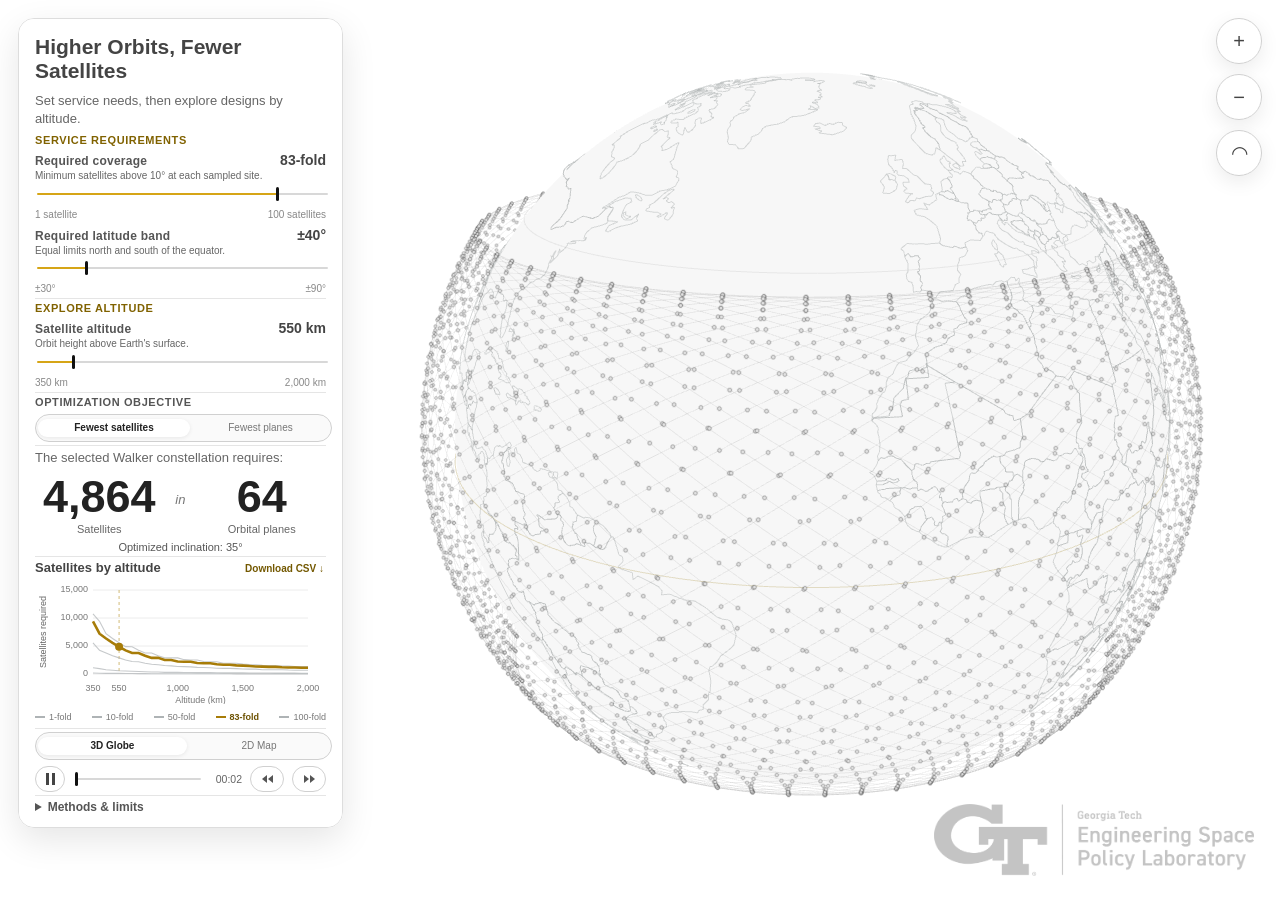
<file: index.html>
<!doctype html>
<html lang="en"><head><meta charset="utf-8"><meta name="viewport" content="width=device-width,initial-scale=1"><title>Higher Orbits, Fewer Satellites · ESPL</title><link rel="stylesheet" href="style.css?v=20261025-control-help"></head>
<body>
  <div id="canvas-wrap" aria-label="Interactive Walker delta constellation"><canvas id="map2dCanvas" aria-label="Mollweide map of simultaneous satellite visibility"></canvas></div>
  <aside id="ui" aria-label="Model controls"><div class="panelFace panelFront">
    <h1>Higher Orbits, Fewer Satellites</h1>
    <p class="introText">Set service needs, then explore designs by altitude.</p>
    <section class="panelSection" aria-labelledby="requirementsHeading">
      <div id="requirementsHeading" class="subsectionLabel controlGroupLabel">Service requirements</div>
      <div class="controlHeading"><label for="fold">Required coverage</label><output id="foldValue">83-fold</output></div>
      <p id="foldHelp" class="controlHelp">Minimum satellites above 10° at each sampled site.</p>
      <input id="fold" type="range" min="1" max="100" value="83" aria-describedby="foldHelp foldRange"><div id="foldRange" class="rangeEnds coverageRangeEnds"><span>1 satellite</span><span>100 satellites</span></div>
      <div class="controlHeading"><label for="serviceLatitude">Required latitude band</label><output id="serviceLatitudeValue">±40°</output></div>
      <p id="serviceLatitudeHelp" class="controlHelp">Equal limits north and south of the equator.</p>
      <input id="serviceLatitude" type="range" min="0" max="12" step="1" value="2" aria-describedby="serviceLatitudeHelp serviceLatitudeRange"><div id="serviceLatitudeRange" class="rangeEnds"><span>±30°</span><span>±90°</span></div>
    </section>
    <hr>
    <section class="panelSection" aria-labelledby="altitudeHeading">
      <div id="altitudeHeading" class="subsectionLabel controlGroupLabel">Explore altitude</div>
      <div class="controlHeading"><label for="altitude">Satellite altitude</label><output id="altitudeValue">550 km</output></div>
      <p id="altitudeHelp" class="controlHelp">Orbit height above Earth's surface.</p>
      <input id="altitude" type="range" min="0" max="33" value="4" aria-describedby="altitudeHelp altitudeRange"><div id="altitudeRange" class="rangeEnds"><span>350 km</span><span>2,000 km</span></div>
    </section>
    <hr>
    <section class="panelSection"><div class="subsectionLabel">Optimization objective</div><div class="viewSwitch" role="group" aria-label="Optimization objective"><button id="minSat" class="viewSwitchOption activeViewSwitch" aria-pressed="true">Fewest satellites</button><button id="minPlane" class="viewSwitchOption" aria-pressed="false">Fewest planes</button></div></section>
    <hr>
    <section class="panelSection"><p class="statIntro">The selected Walker constellation requires:</p>
      <div class="statsGridWithIn"><div class="statBlock"><div id="satellites" class="statNumber">—</div><div class="statLabel">Satellites</div></div><div class="statIn">in</div><div class="statBlock"><div id="planes" class="statNumber">—</div><div class="statLabel">Orbital planes</div></div></div>
      <p id="selectedInclination" class="selectedInclination">Optimized inclination: —</p>
      <p id="recalcStatus" role="status" aria-live="polite"></p>
    </section>
    <hr>
    <section class="panelSection"><div class="chartHeading"><h2 id="chartTitle">Satellites by altitude</h2><button id="downloadData" class="chartExport" title="Download all validated results for this service region as CSV" aria-label="Download model data as CSV" disabled>Download CSV ↓</button></div><canvas id="scalingChart" role="img" aria-label="Several n-fold altitude-scaling curves"></canvas><div id="chartLegend" class="chartLegend"></div></section>
    <hr>
    <section class="panelSection"><div id="modeControls"><div class="viewSwitch" role="group" aria-label="Visualization mode"><button id="view3d" class="viewSwitchOption activeViewSwitch" aria-pressed="true">3D Globe</button><button id="view2d" class="viewSwitchOption" aria-pressed="false">2D Map</button></div></div><div class="playbackRow"><button id="playBtn" class="miniControl playPauseMini" aria-label="Pause animation" title="Play or pause"><span class="pauseIcon"></span></button><input id="timelineSlider" type="range" min="0" max="24" step="0.01" value="0" aria-label="Simulation time in hours"><span id="timelineTime">00:00</span><button id="speedDownBtn" class="miniControl speedMini" aria-label="Slow down" title="Slow down"><span class="doubleTriangle doubleTriangleLeft"></span></button><button id="speedUpBtn" class="miniControl speedMini" aria-label="Speed up" title="Speed up"><span class="doubleTriangle doubleTriangleRight"></span></button></div></section>
    <hr>
    <details id="methods"><summary>Methods &amp; limits</summary>
      <p>N-fold coverage means at least n satellites are simultaneously above 10° elevation at each sampled ground site. The service latitude control sets the region from its southern to northern bound; the search compares inclinations from 30° to 90° and selects the lowest-cost Walker design among its candidates. Sites are tested every 5° latitude and 15° longitude, every two hours over one day. These sampled results do not guarantee continuous coverage. The 2D map shows counts across the whole Earth; dashed lines mark the selected service region.</p>
      <p>The minimum elevation angle is fixed at <strong>10°</strong>. Choosing the fewest planes may use up to 25% more satellites than choosing the fewest satellites.</p>
      <a href="METHODOLOGY.md" target="_blank" rel="noopener">Full method, sources, and limitations ↗</a>
    </details>
  </div></aside>
  <div id="loadIndicator" hidden role="status" aria-live="polite"><span class="loadingMark" aria-hidden="true"></span><span id="loadMessage">Loading validated design…</span><progress id="loadProgress" max="34" value="0" hidden></progress></div>
  <div id="cameraControls"><button id="zoomInBtn" class="cameraBtn" title="Zoom in" aria-label="Zoom in">+</button><button id="zoomOutBtn" class="cameraBtn" title="Zoom out" aria-label="Zoom out">−</button><button id="viewToggleBtn" class="cameraBtn" title="Toggle globe or horizon view" aria-label="Toggle globe or horizon view">◠</button></div>
  <div id="legendContainer" class="legendContainer" style="display:none"><div id="legend2D" class="legend2D"><span class="noCoverageSwatch" aria-hidden="true"></span><div class="gradientLegendBar"></div><span class="noCoverageLabel">No coverage</span><div class="numericLegend"><span>1</span><span class="legendQuantity">Satellites above 10°</span><span id="coverageMaxLabel">—</span></div></div></div>
  <a id="gtLogo" href="https://espl.ae.gatech.edu/" target="_blank" rel="noopener" aria-label="Engineering Space Policy Laboratory home"><img src="assets-ESPL.png" alt=""></a>
  <script src="./vendor/d3/d3.v7.min.js"></script><script src="./vendor/d3/d3-geo-projection.v4.min.js"></script>
  <script type="importmap">{"imports":{"three":"./vendor/three/three.module.js","three/addons/":"./vendor/three/addons/","topojson-client":"./vendor/topojson-client.js"}}</script><script type="module" src="app.js?v=20261025-service-4"></script>
</body></html>
</file>
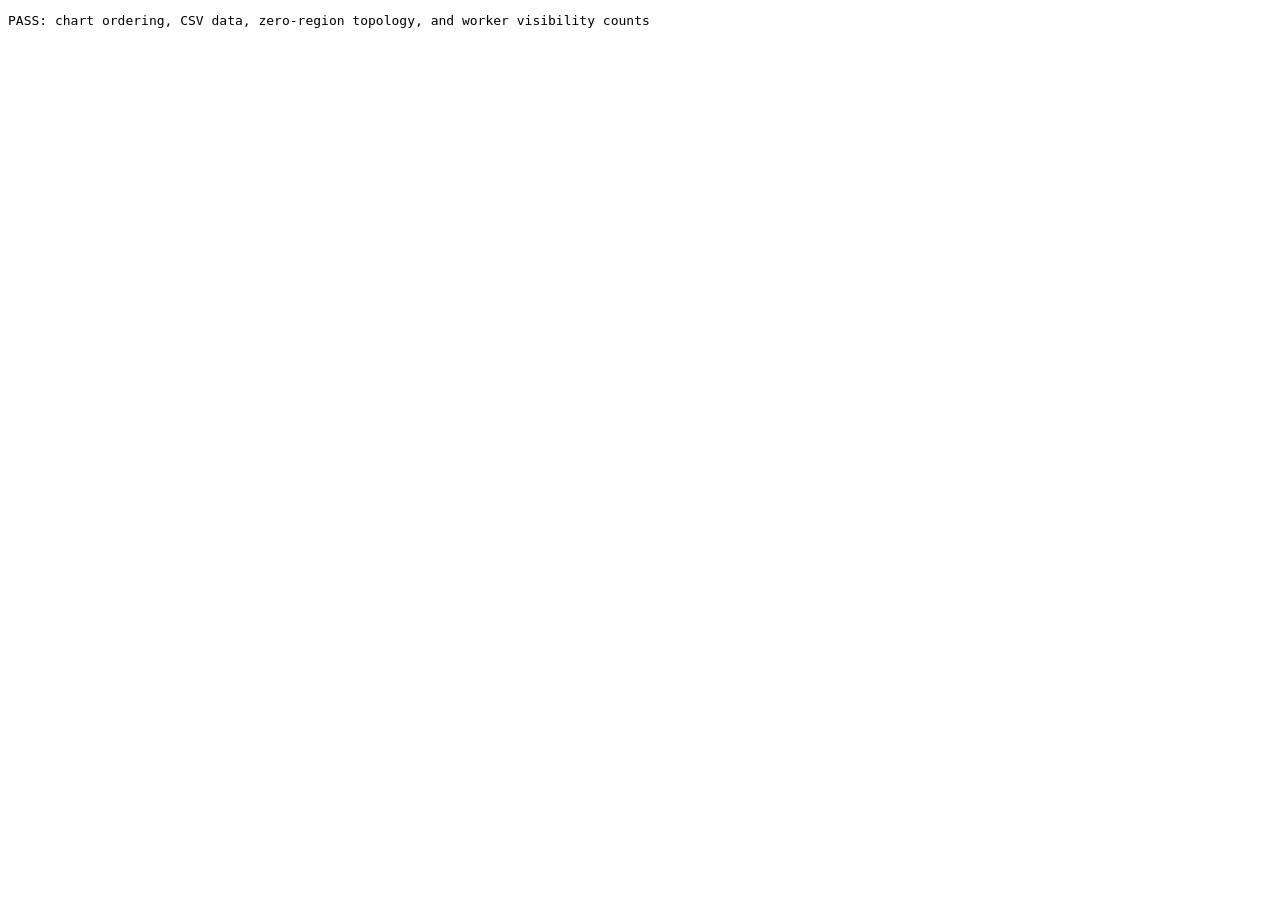
<file: tests/browser_regressions.html>
<!doctype html>
<html lang="en"><meta charset="utf-8"><title>Constellation browser regressions</title><body><pre id="result">Running…</pre>
<script type="module">
import {chartFolds} from '../chart.js';
import {buildModelCsv} from '../data-export.js';
import {zeroBoundaryEdges} from '../sbi-map.js';
import {EARTH_KM,walkerPosition} from '../walker-geometry.js';
const assert=(condition,message)=>{if(!condition)throw Error(message);};
const cells=[
  {targetIdx:0,vertices:[[0,0],[10,0],[10,10],[0,10]]},
  {targetIdx:1,vertices:[[10,0],[20,0],[20,10],[10,10]]},
];
const shared=edge=>edge[0][0]===10&&edge[1][0]===10;
try{
  assert(JSON.stringify(chartFolds(83))==='[1,10,50,83,100]','selected curve is out of order');
  assert(JSON.stringify(chartFolds(50))==='[1,10,50,100]','selected context curve is duplicated');
  const csv=buildModelCsv({elevationDeg:10,serviceLatitudeDeg:40,altitudesKm:[550],folds:[1,2],results:{'550':{'1':{satelliteMinimum:{inclinationDeg:55,satellites:24,planes:3,perPlane:8,phase:1,minimum:2},planeTradeoff:null},'2':null}}});
  const csvRows=csv.trim().split('\r\n');
  assert(csvRows.length===5,'CSV must include both objectives for every altitude and fold');
  assert(csvRows[1]==='40,10,550,1,fewest_satellites,1,55,24,3,8,1,2','CSV solution values are incorrect');
  assert(csvRows[2]==='40,10,550,1,fewest_planes,0,,,,,,','CSV missing-design row is incorrect');
  assert(zeroBoundaryEdges(cells,[0,1]).some(shared),'zero-to-covered boundary is missing');
  assert(!zeroBoundaryEdges(cells,[0,0]).some(shared),'shared zero-cell edge was outlined');
  assert(zeroBoundaryEdges(cells,[1,1]).length===0,'positive cells have a zero outline');
  const sites=new Float32Array([0,1,0,1,0,0,0,-1,0]);
  const latitudes=new Float32Array([Math.PI/2,0,-Math.PI/2]);
  const worker=new Worker('../coverage-worker.js',{type:'module'});
  const workerCounts=new Promise((resolve,reject)=>{worker.onmessage=e=>resolve(new Uint16Array(e.data.counts));worker.onerror=reject;});
  worker.postMessage({type:'init',sites:sites.buffer,latitudes:latitudes.buffer});
  worker.postMessage({type:'count',id:1,alt:550,inc:55,design:{planes:2,perPlane:4,phase:1},time:0});
  const actual=await workerCounts;worker.terminate();
  const e=10*Math.PI/180,psi=Math.acos(EARTH_KM*Math.cos(e)/(EARTH_KM+550))-e,threshold=Math.cos(psi),expected=new Uint16Array(3),vectors=[[0,1,0],[1,0,0],[0,-1,0]];
  for(let p=0;p<2;p++)for(let k=0;k<4;k++){const position=walkerPosition(2,4,1,550,p,k,0,55),rad=1+550/EARTH_KM;for(let j=0;j<3;j++)if(position.reduce((sum,value,a)=>sum+value*vectors[j][a],0)/rad>=threshold)expected[j]++;}
  assert(JSON.stringify([...actual])===JSON.stringify([...expected]),'worker counts disagree with direct visibility calculation');
  document.getElementById('result').textContent='PASS: chart ordering, CSV data, zero-region topology, and worker visibility counts';
}catch(error){document.getElementById('result').textContent='FAIL: '+error.message;throw error;}
</script></body></html>
</file>
<file: style.css>
/* The primary component styles are copied byte-for-byte from SBI. */
@import url('./vendor/sbi/style.css');

#ui{height:min(810px,calc(100vh - 90px));max-height:calc(100vh - 90px)}
#ui hr{margin:3px 0}
#ui .introText{margin-bottom:7px}
#modeControls{margin:2px 0 6px}
#modeControls .viewSwitch{width:100%}
.controlHeading{display:flex;align-items:baseline;justify-content:space-between;gap:8px}
.controlHeading output{color:#444;font-size:14px;font-weight:800;font-variant-numeric:tabular-nums;white-space:nowrap}
#ui .controlHeading label{margin:5px 0 2px}
.controlHelp{margin:0 0 1px;color:#666;font-size:10px;line-height:1.25}
#ui input[type=range]{margin-top:1px}
.rangeEnds{display:flex;justify-content:space-between;color:#888;font-size:10px;margin:2px 0 4px}
.coverageRangeEnds{gap:8px;align-items:start}
.coverageRangeEnds span:last-child{white-space:nowrap;text-align:right}
#ui .subsectionLabel{margin:0 0 6px}
#ui .controlGroupLabel{margin-bottom:3px;color:#806200}
.statsGridWithIn .statLabel{font-size:11px}
.selectedInclination{margin:6px 0 0;color:#555;font-size:11px;text-align:center}
.statIntro{margin-bottom:8px}
#recalcStatus{font-size:11px;color:#765b00;line-height:1.25;margin:6px 0 0;min-height:0}
#recalcStatus:empty{display:none}
.chartHeading{display:flex;align-items:baseline;justify-content:space-between;margin-bottom:3px}
.chartHeading h2{font-size:13px;color:#444;margin:0;font-weight:700}
.chartExport{font:600 10px -apple-system,BlinkMacSystemFont,'Segoe UI',sans-serif;color:#735800;background:transparent;border:0;padding:2px;cursor:pointer}
.chartExport:disabled{color:#aaa;cursor:default}
#scalingChart{display:block;width:100%;height:125px;background:transparent}
.chartLegend{display:flex;flex-wrap:nowrap;justify-content:space-between;gap:3px;min-height:16px;margin-top:5px;white-space:nowrap}
.chartLegend span{display:inline-flex;align-items:center;gap:4px;color:#777;font-size:9px}
.chartLegend i{display:inline-block;width:10px;height:2px;background:#aaa}
.chartLegend .selected{color:#6c5100;font-weight:700}
#methods{color:#666;font-size:11px;line-height:1.42}
#methods summary{cursor:pointer;color:#555;font-size:12px;font-weight:700}
#methods p{margin:9px 0}
#methods a{color:#806200;text-underline-offset:2px}
.legendContainer{left:18px;bottom:20px;width:325px;max-width:calc(100vw - 36px);min-height:0;display:block}
.legend2D{display:grid;grid-template-columns:max-content minmax(0,1fr);column-gap:12px;row-gap:3px;align-items:center}
.legend2D .noCoverageSwatch{display:block;width:100%;box-sizing:border-box}
.noCoverageLabel{color:#555;font-size:10px;white-space:nowrap}
.gradientLegendBar{background:linear-gradient(to right,#fffdf1 0%,#fff4b8 18%,#ffe066 40%,#eaaa00 66%,#b87900 100%)}
.numericLegend{display:grid;grid-template-columns:minmax(0,1fr) auto minmax(0,1fr);align-items:center;color:#555;font-size:10px;margin:0}
.numericLegend span:last-child{text-align:right}
.legendQuantity{font-size:10px;font-weight:400;white-space:nowrap;text-align:center}
#loadIndicator{position:fixed;z-index:19;left:calc(50% + 170px);top:28px;transform:translateX(-50%);display:flex;align-items:center;gap:8px;max-width:calc(100vw - 380px);padding:9px 12px;border:1px solid #ddd;background:rgba(255,255,255,.94);box-shadow:0 2px 12px #0002;color:#555;font-size:11px}
#loadIndicator[hidden],#loadProgress[hidden]{display:none}
#loadProgress{width:60px;height:6px}
.loadingMark{width:10px;height:10px;flex:0 0 auto;border:2px solid #ddd;border-top-color:#a77c08;border-radius:50%;animation:loadingTurn .7s linear infinite}
@keyframes loadingTurn{to{transform:rotate(360deg)}}
@media(max-width:600px){#ui{left:10px;top:10px;width:min(325px,calc(100vw - 20px));height:min(805px,calc(100vh - 90px));max-height:calc(100vh - 90px)}#cameraControls{top:10px;right:10px}#gtLogo{width:190px;right:10px;bottom:44px}.legendContainer{left:10px;bottom:8px;width:min(325px,calc(100vw - 20px));max-width:calc(100vw - 20px)}#loadIndicator{left:50%;top:auto;bottom:106px;max-width:calc(100vw - 30px)}}
@media(prefers-reduced-motion:reduce){.loadingMark{animation:none}}
</file>
